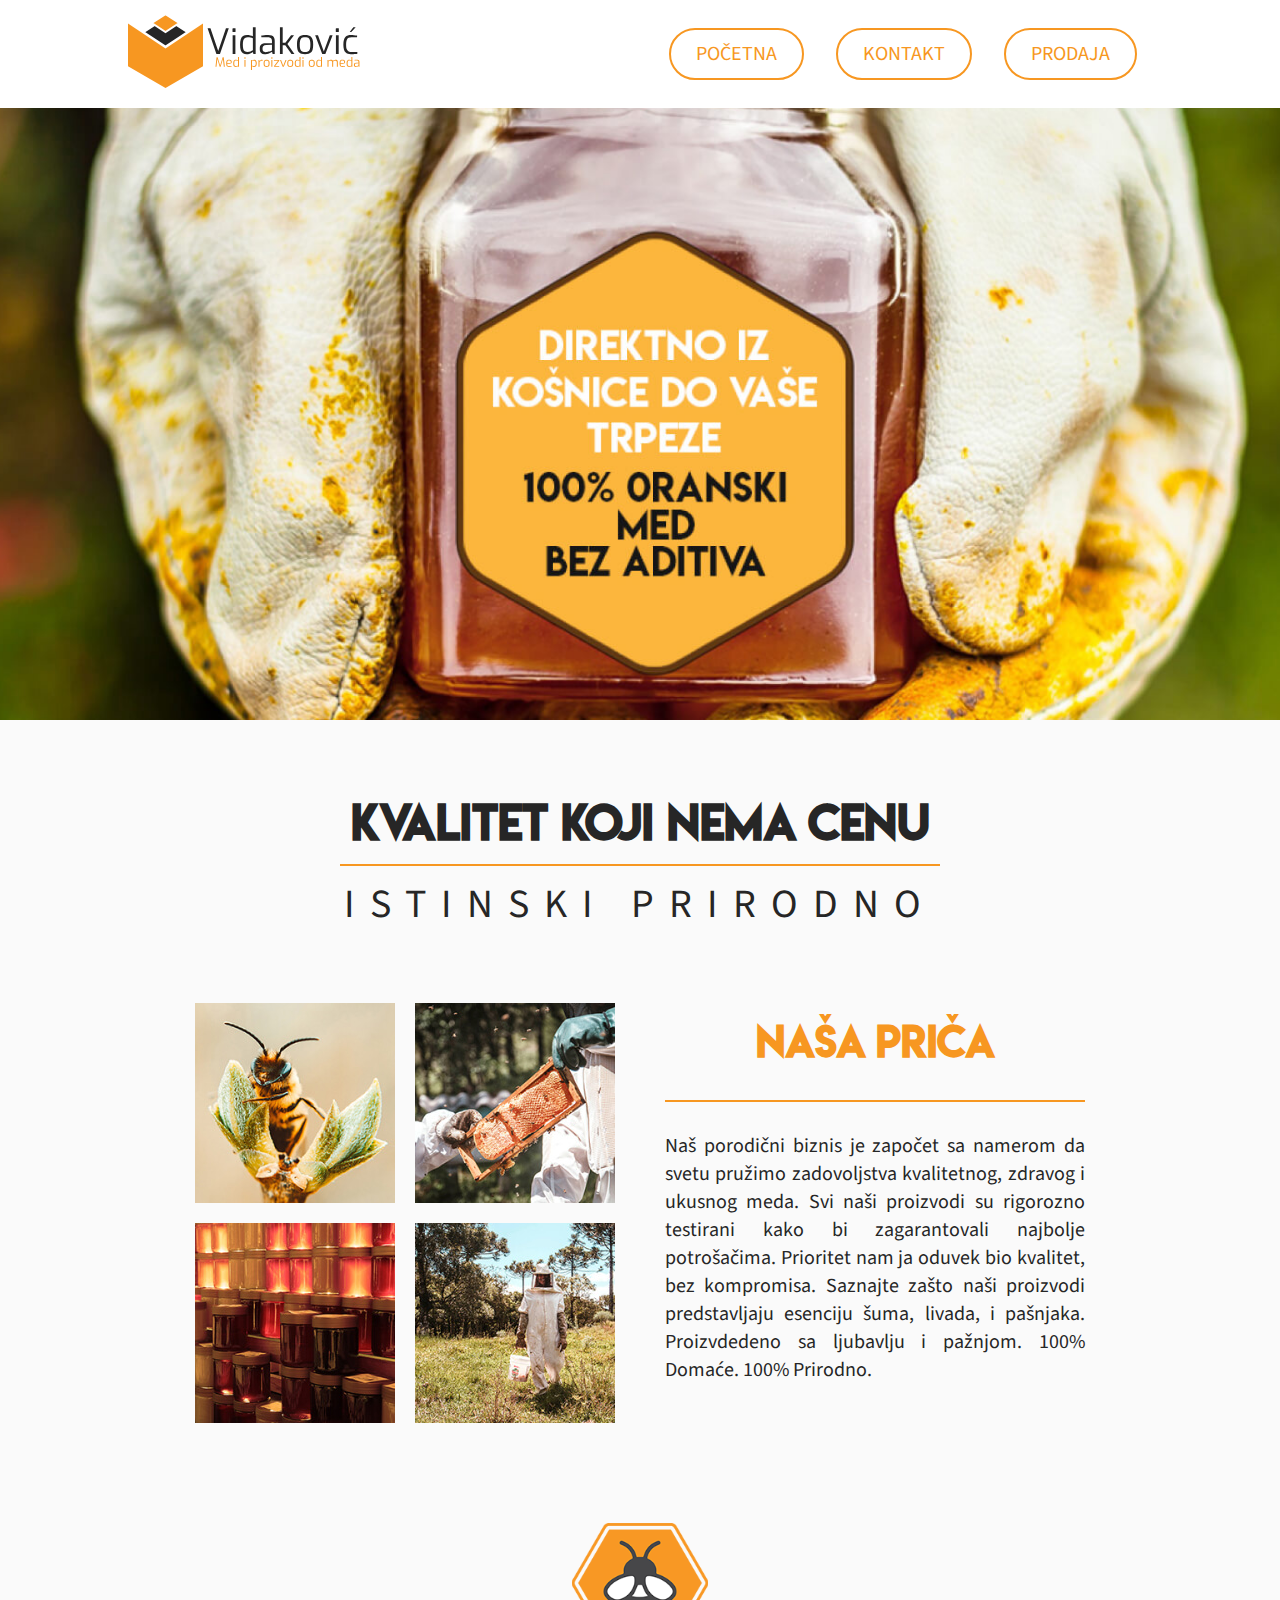
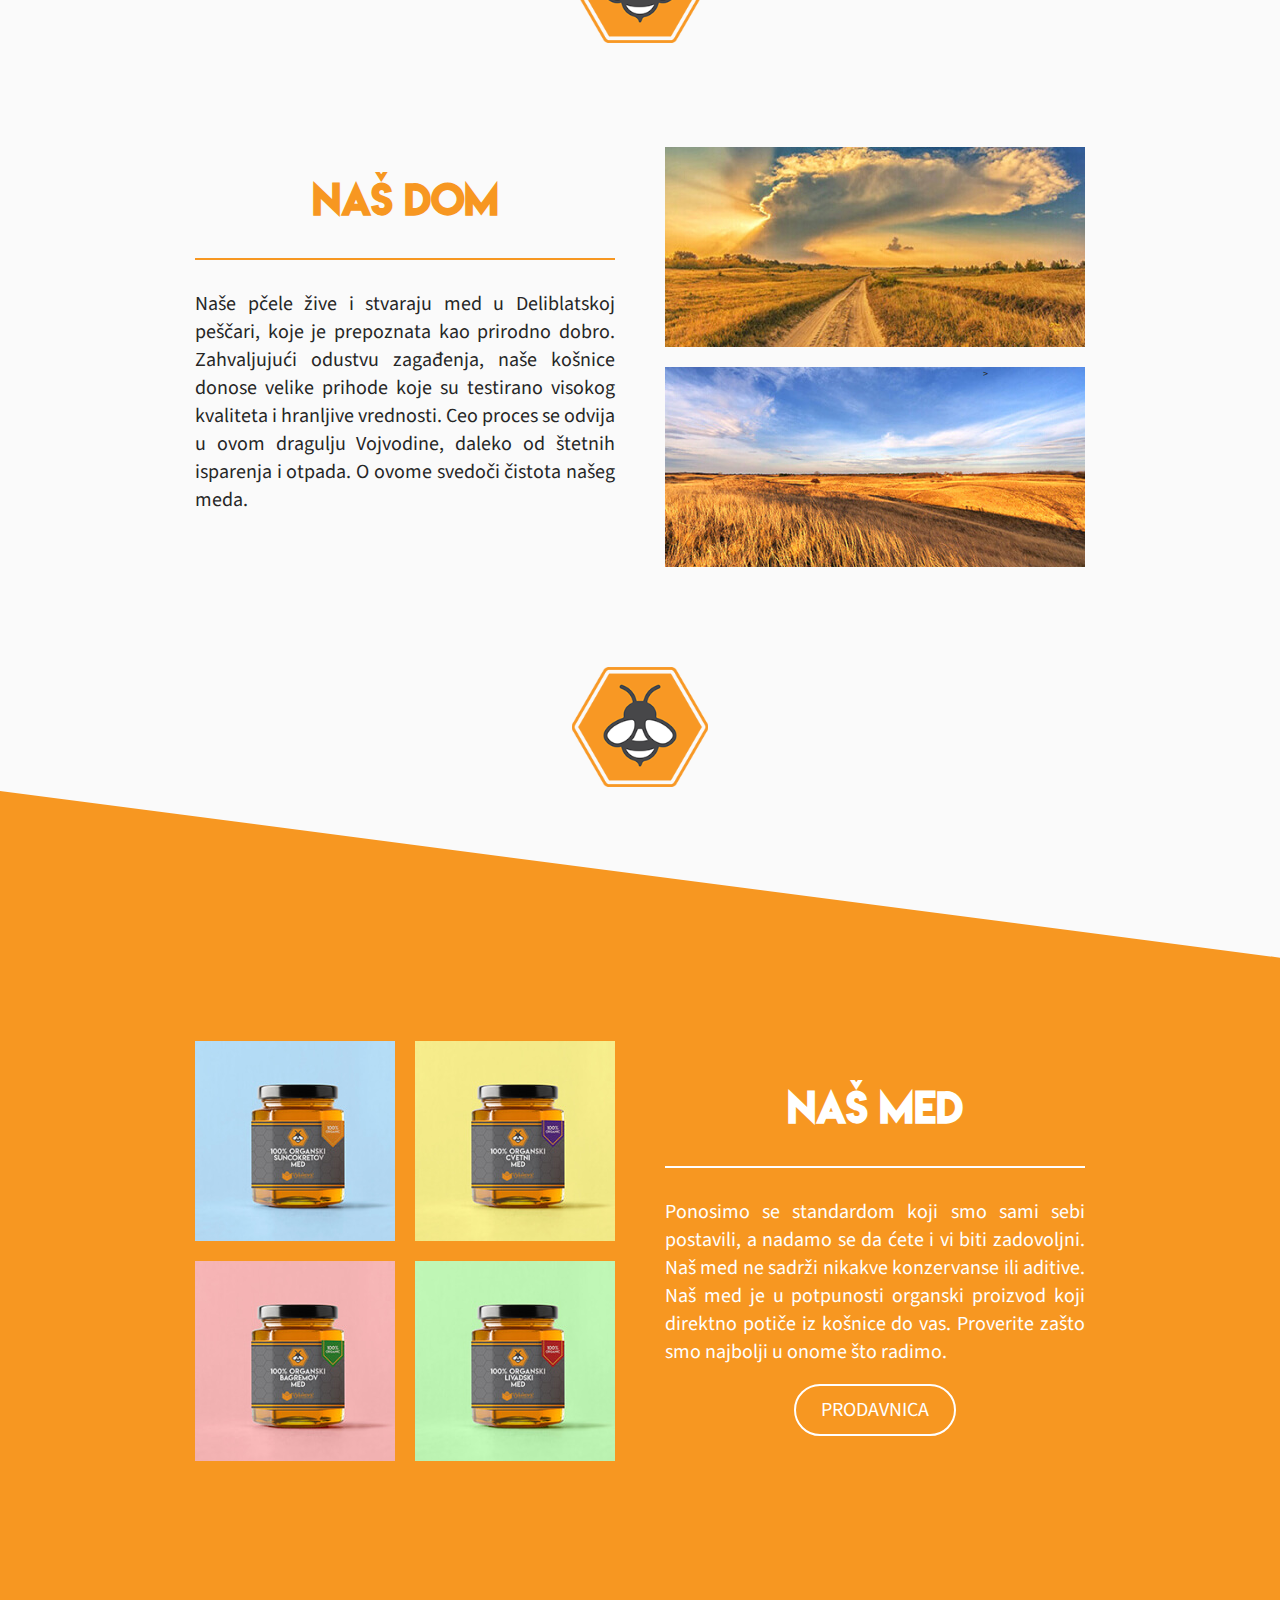
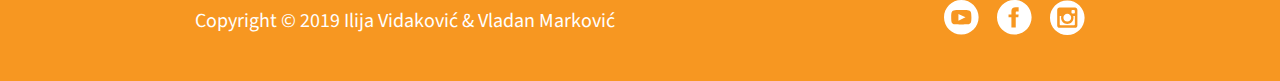
<file: index.html>
<!DOCTYPE html>
<html lang="sr">
  <head>
    <meta charset="UTF-8" />
    <meta name="viewport" content="width=device-width, initial-scale=1.0" />
    <title>Vidaković Med | Početna</title>
    <link rel="icon" href="img/favicon.png" />
    <link
      href="https://fonts.googleapis.com/css2?family=Source+Sans+Pro&display=swap"
      rel="stylesheet"
    />
    <link rel="stylesheet" href="style/style.css" />
  </head>
  <body>
    <header>
      <h1 id="logo">
        <a href="index.html"><img src="img/Logo.svg" alt="logo" /></a>
      </h1>
      <nav>
        <ul>
          <li><a href="index.html" class="button">POČETNA</a></li>
          <li><a href="contact.html" class="button">KONTAKT</a></li>
          <li><a href="shop.html" class="button">PRODAJA</a></li>
        </ul>
      </nav>
      <img class="ham-menu" src="img/ham-menu.svg" alt="" />
    </header>
    <nav class="ham-nav">
      <ul>
        <li><a href="index.html" class="button">POČETNA</a></li>
        <li><a href="contact.html" class="button">KONTAKT</a></li>
        <li><a href="shop.html" class="button">PRODAJA</a></li>
      </ul>
    </nav>
    <div class="hero"></div>
    <main>
      <h2>KVALITET KOJI NEMA CENU</h2>
      <p class="heading2">ISTINSKI PRIRODNO</p>
      <section>
        <div class="grid">
          <img src="img/prica1.jpg" alt="bee" />
          <img src="img/prica2.jpg" alt="honey-bar" />
          <img src="img/prica3.jpg" alt="honey-jars" />
          <img src="img/prica4.jpg" alt="beekeeper" />
        </div>
        <div>
          <h3>NAŠA PRIČA</h3>
          <p>
            Naš porodični biznis je započet sa namerom da svetu pružimo
            zadovoljstva kvalitetnog, zdravog i ukusnog meda. Svi naši proizvodi
            su rigorozno testirani kako bi zagarantovali najbolje potrošačima.
            Prioritet nam ja oduvek bio kvalitet, bez kompromisa. Saznajte zašto
            naši proizvodi predstavljaju esenciju šuma, livada, i pašnjaka.
            Proizvdedeno sa ljubavlju i pažnjom. 100% Domaće. 100% Prirodno.
          </p>
        </div>
      </section>
      <img class="home-icon" src="img/home-icon.svg" alt="bee icon" />
      <section>
        <div>
          <h3>NAŠ DOM</h3>
          <p>
            Naše pčele žive i stvaraju med u Deliblatskoj peščari, koje je
            prepoznata kao prirodno dobro. Zahvaljujući odustvu zagađenja, naše
            košnice donose velike prihode koje su testirano visokog kvaliteta i
            hranljive vrednosti. Ceo proces se odvija u ovom dragulju Vojvodine,
            daleko od štetnih isparenja i otpada. O ovome svedoči čistota našeg
            meda.
          </p>
        </div>
        <div class="grid two-grid">
          <img src="img/polje1.jpg" alt="bee" />
          <img src="img/polje2.jpg" alt="honey-bar" />>
        </div>
      </section>
      <img class="home-icon" src="img/home-icon.svg" alt="bee icon" />
      <div class="triangle"></div>
      <div class="colored-background">
        <section class="nas-med">
          <div class="grid">
            <img src="img/med1.jpg" alt="bee" />
            <img src="img/med2.jpg" alt="honey-bar" />
            <img src="img/med3.jpg" alt="honey-jars" />
            <img src="img/med4.jpg" alt="beekeeper" />
          </div>
          <div class="med-text">
            <h3>NAŠ MED</h3>
            <p>
              Ponosimo se standardom koji smo sami sebi postavili, a nadamo se
              da ćete i vi biti zadovoljni. Naš med ne sadrži nikakve
              konzervanse ili aditive. Naš med je u potpunosti organski proizvod
              koji direktno potiče iz košnice do vas. Proverite zašto smo
              najbolji u onome što radimo.
            </p>
            <a class="button white" href="shop.html">PRODAVNICA</a>
          </div>
        </section>
      </div>
    </main>
    <footer>
      <div class="footer-wrap">
        <p>Copyright © 2019 Ilija Vidaković & Vladan Marković</p>
        <ul>
          <li>
            <a href=""><img src="img/social-youtube.svg" alt="" /></a>
          </li>
          <li>
            <a href=""><img src="img/social-facebook.svg" alt="" /></a>
          </li>
          <li>
            <a href=""><img src="img/social-instagram.svg" alt="" /></a>
          </li>
        </ul>
      </div>
    </footer>
    <script src="script/app.js"></script>
  </body>
</html>
</file>
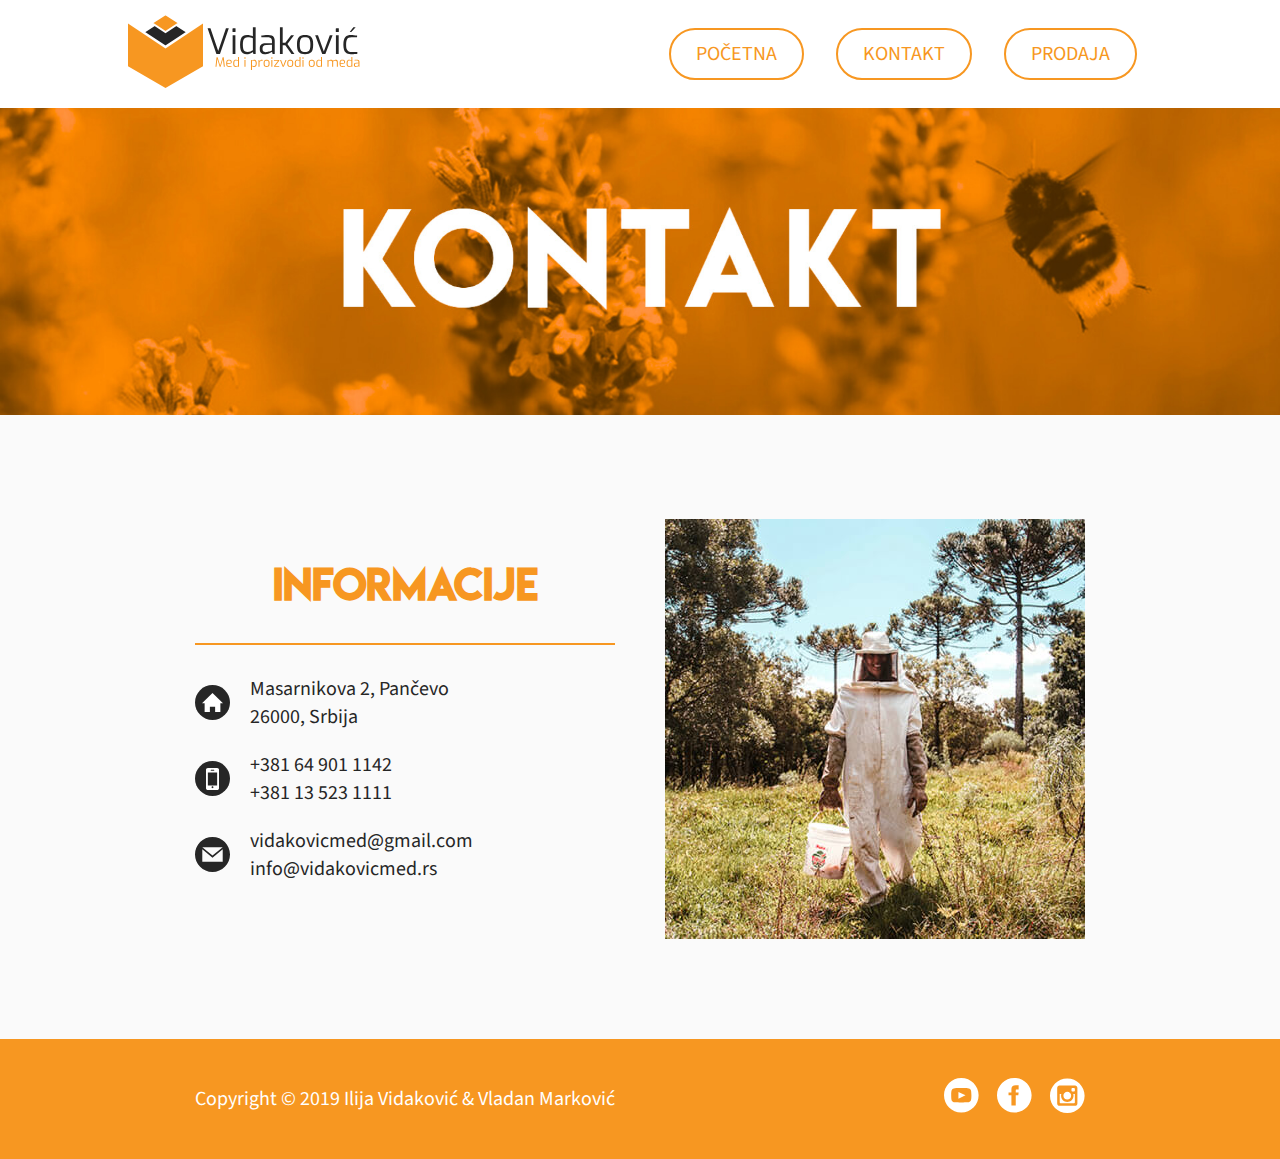
<file: contact.html>
<!DOCTYPE html>
<html lang="sr">
  <head>
    <meta charset="UTF-8" />
    <meta name="viewport" content="width=device-width, initial-scale=1.0" />
    <title>Vidaković Med | Kontakt</title>
    <link rel="icon" href="img/favicon.png" />
    <link
      href="https://fonts.googleapis.com/css2?family=Source+Sans+Pro&display=swap"
      rel="stylesheet"
    />
    <link rel="stylesheet" href="style/style.css" />
  </head>
  <body>
    <header>
      <h1 id="logo">
        <a href="index.html"><img src="img/Logo.svg" alt="logo" /></a>
      </h1>
      <nav>
        <ul>
          <li><a href="index.html" class="button">POČETNA</a></li>
          <li><a href="contact.html" class="button">KONTAKT</a></li>
          <li><a href="shop.html" class="button">PRODAJA</a></li>
        </ul>
      </nav>
      <img class="ham-menu" src="img/ham-menu.svg" alt="" />
    </header>
    <nav class="ham-nav">
      <ul>
        <li><a href="index.html" class="button">POČETNA</a></li>
        <li><a href="contact.html" class="button">KONTAKT</a></li>
        <li><a href="shop.html" class="button">PRODAJA</a></li>
      </ul>
    </nav>
    <img class="hero-heading" src="img/contact-heading.jpg" alt="contact heading"></img>
    <main>
      <section class="contact-section">
        <div>
        <h3>INFORMACIJE</h3>
        <div class="info">
          <ul>
            <li><img src="img/contact-icon1.svg" alt="address">
              <p>
                Masarnikova 2, Pančevo<br>
                26000, Srbija 
              </p></li>
            <li><img src="img/contact-icon2.svg" alt="mobile number">
              <p>
                +381 64 901 1142<br>
                +381 13 523 1111
              </p></li>
            <li><img src="img/contact-icon3.svg" alt="email">
              <p>
                vidakovicmed@gmail.com<br>
                info@vidakovicmed.rs
              </p></li>
          </ul>
        </div>
      </div>
      <img class="contact-image" src="img/contact-image.jpg" alt="beekeeper">
      </section>
    </main>
      
    <footer>
      <div class="footer-wrap">
        <p>Copyright © 2019 Ilija Vidaković & Vladan Marković</p>
        <ul>
          <li>
            <a href=""><img src="img/social-youtube.svg" alt="" /></a>
          </li>
          <li>
            <a href=""><img src="img/social-facebook.svg" alt="" /></a>
          </li>
          <li>
            <a href=""><img src="img/social-instagram.svg" alt="" /></a>
          </li>
        </ul>
      </div>
    </footer>
    <script src="script/app.js"></script>
  </body>
</html>
</file>
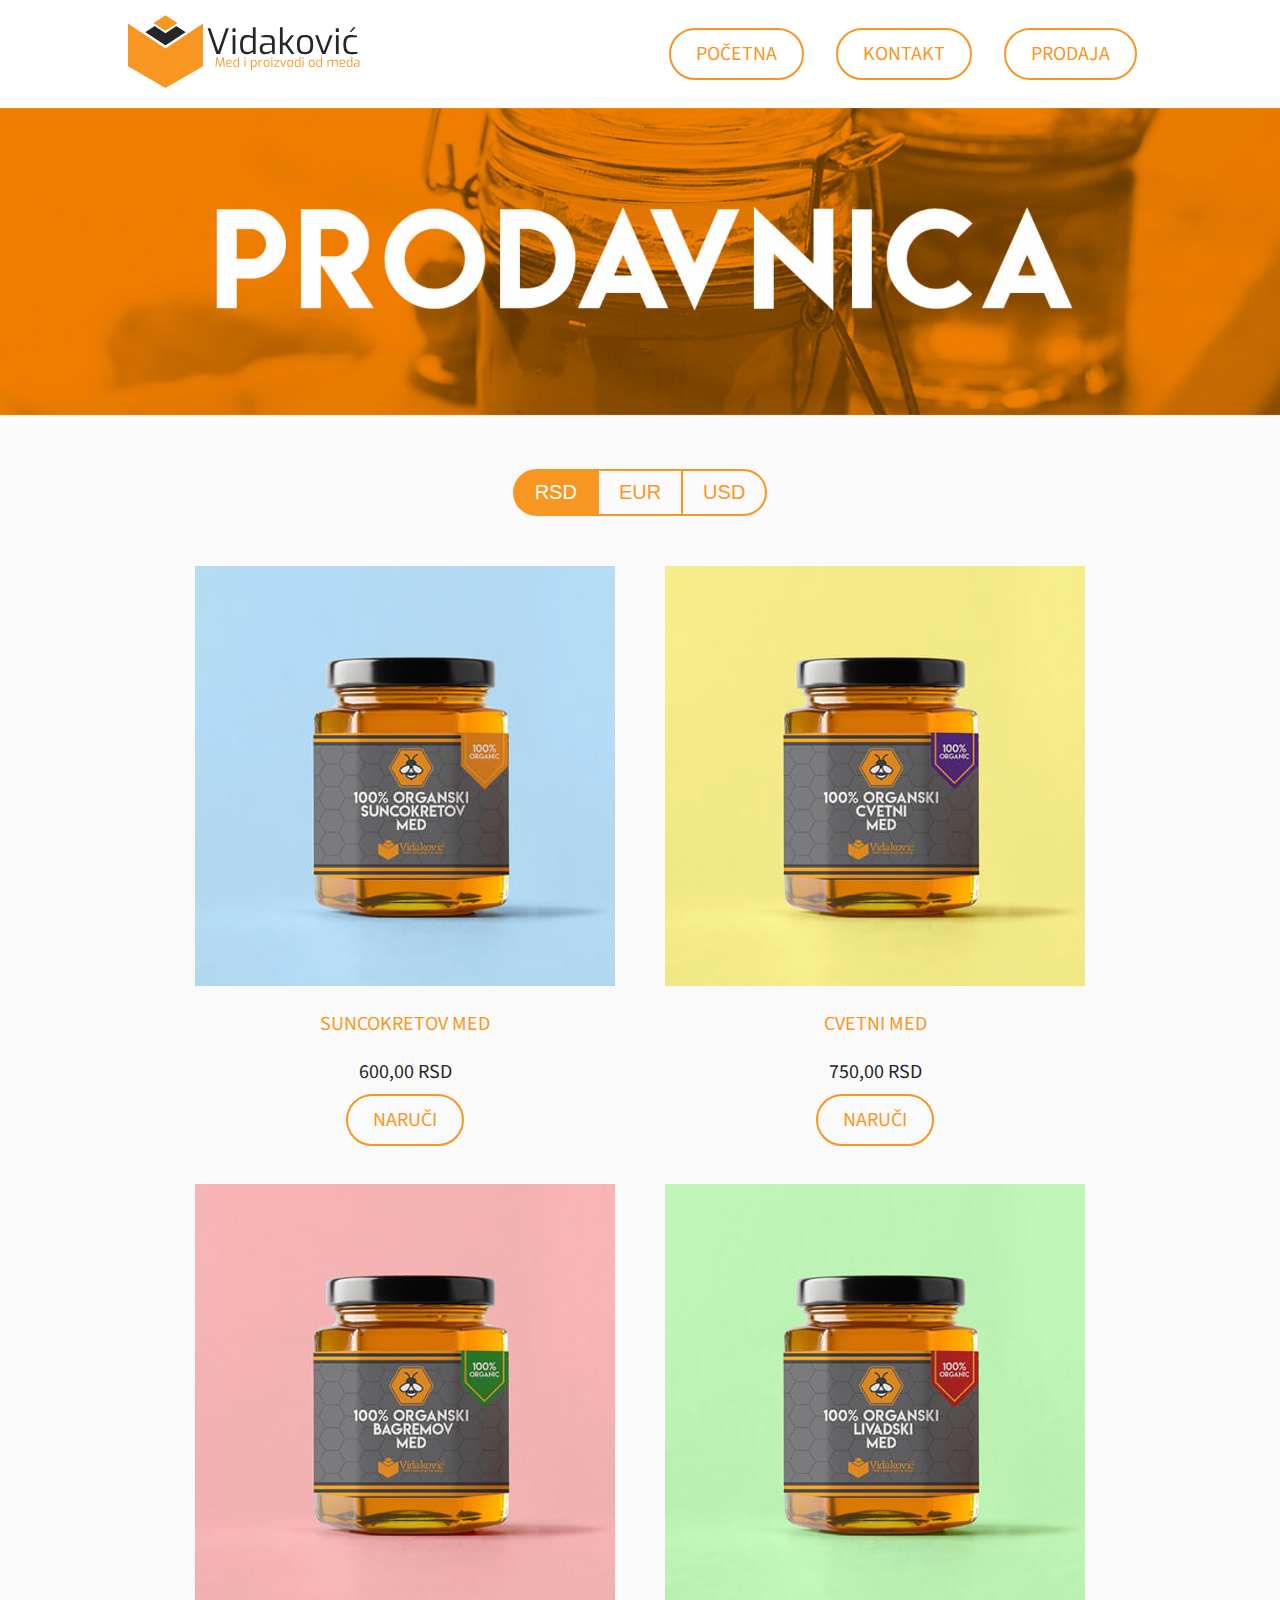
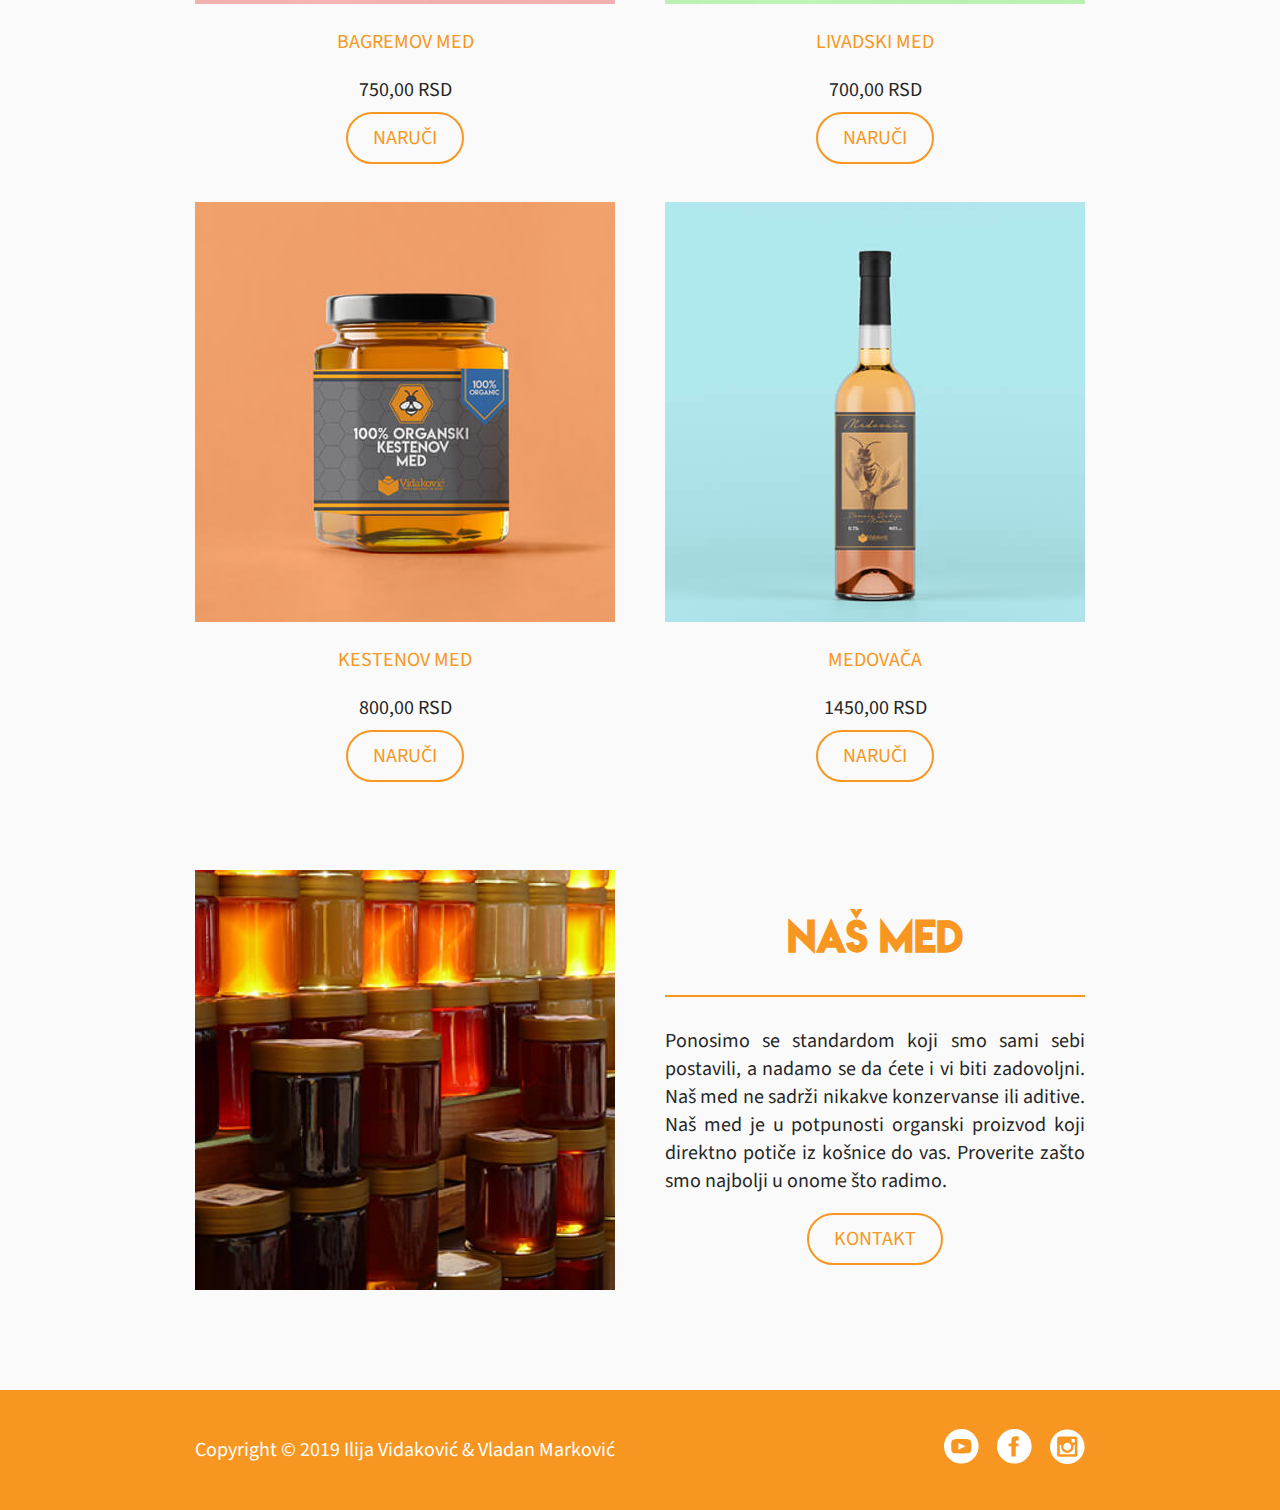
<file: shop.html>
<!DOCTYPE html>
<html lang="sr">
  <head>
    <meta charset="UTF-8" />
    <meta name="viewport" content="width=device-width, initial-scale=1.0" />
    <title>Vidaković Med | Prodaja</title>
    <link rel="icon" href="img/favicon.png" />
    <link
      href="https://fonts.googleapis.com/css2?family=Source+Sans+Pro&display=swap"
      rel="stylesheet"
    />
    <link rel="stylesheet" href="style/style.css" />
  </head>
  <body>
    <header>
      <h1 id="logo">
        <a href="index.html"><img src="img/Logo.svg" alt="logo" /></a>
      </h1>
      <nav>
        <ul>
          <li><a href="index.html" class="button">POČETNA</a></li>
          <li><a href="contact.html" class="button">KONTAKT</a></li>
          <li><a href="shop.html" class="button">PRODAJA</a></li>
        </ul>
      </nav>
      <img class="ham-menu" src="img/ham-menu.svg" alt="" />
    </header>
    <nav class="ham-nav">
      <ul>
        <li><a href="index.html" class="button">POČETNA</a></li>
        <li><a href="contact.html" class="button">KONTAKT</a></li>
        <li><a href="shop.html" class="button">PRODAJA</a></li>
      </ul>
    </nav>
    <img class="hero-heading" src="img/shop-heading.jpg" alt="shop heading"></img>
    <main>
      <div class="value-name">
        <button class="button-active">RSD</button>
        <button>EUR</button>
        <button>USD</button>
      </div>
      <section class="shop-row">
        <div class="shop-item">
        <img src="img/item1.jpg" alt="">
        <p class="item-name">SUNCOKRETOV MED</p>
        <p class="item-price">600,00 RSD</p>
        <a class="button" href="contact.html">NARUČI</a>
      </div>
      <div class="shop-item">
        <img src="img/item2.jpg" alt="">
        <p class="item-name">CVETNI MED</p>
        <p class="item-price">750,00 RSD</p>
        <a class="button" href="contact.html">NARUČI</a>
      </div>
      </section>
      <section class="shop-row">
        <div class="shop-item">
        <img src="img/item3.jpg" alt="">
        <p class="item-name">BAGREMOV MED</p>
        <p class="item-price">750,00 RSD</p>
        <a class="button" href="contact.html">NARUČI</a>
      </div>
      <div class="shop-item">
        <img src="img/item4.jpg" alt="">
        <p class="item-name">LIVADSKI MED</p>
        <p class="item-price">700,00 RSD</p>
        <a class="button" href="contact.html">NARUČI</a>
      </div>
      </section>
      <section class="shop-row">
        <div class="shop-item">
        <img src="img/item5.jpg" alt="">
        <p class="item-name">KESTENOV MED</p>
        <p class="item-price">800,00 RSD</p>
        <a class="button" href="contact.html">NARUČI</a>
      </div>
      <div class="shop-item">
        <img src="img/item6.jpg" alt="">
        <p class="item-name">MEDOVAČA</p>
        <p class="item-price">1450,00 RSD</p>
        <a class="button" href="contact.html">NARUČI</a>
      </div>
      </section>
      <section class="last-section">
          <img class="shop-image" src="img/shop-image.jpg" alt="jars" />
        <div>
          <h3>NAŠ MED</h3>
          <p>
            Ponosimo se standardom koji smo sami sebi postavili, a nadamo se
            da ćete i vi biti zadovoljni. Naš med ne sadrži nikakve
            konzervanse ili aditive. Naš med je u potpunosti organski proizvod
            koji direktno potiče iz košnice do vas. Proverite zašto smo
            najbolji u onome što radimo.
          </p>
          <a class="button" href="contact.html">KONTAKT</a>
        </div>
      </section>
    </main>
      
    <footer>
      <div class="footer-wrap">
        <p>Copyright © 2019 Ilija Vidaković & Vladan Marković</p>
        <ul>
          <li>
            <a href=""><img src="img/social-youtube.svg" alt="" /></a>
          </li>
          <li>
            <a href=""><img src="img/social-facebook.svg" alt="" /></a>
          </li>
          <li>
            <a href=""><img src="img/social-instagram.svg" alt="" /></a>
          </li>
        </ul>
      </div>
    </footer>
    <script src="script/app.js"></script>
    <script src="script/shop.js"></script>
  </body>
</html>
</file>
<file: style/style.css>
@font-face {
  font-family: "Lemon Milk";
  src: url("../font/LemonMilk.otf");
}

* {
  margin: 0;
  padding: 0;
  -webkit-box-sizing: border-box;
          box-sizing: border-box;
}

html {
  font-size: 62.5%;
}

body {
  font-family: "Source Sans Pro", sans-serif;
  background: #fafafa;
  color: #262626;
}

h1 {
  font-size: 2.5rem;
  font-family: "Lemon Milk";
}

li,
button,
label,
input,
a,
p {
  font-size: 2rem;
}

h2 {
  font-size: 4.5rem;
  font-family: "Lemon Milk";
}

h3 {
  font-size: 4rem;
  font-family: "Lemon Milk";
  color: #f79721;
  border-bottom: 2px solid #f79721;
  padding-bottom: 3rem;
  text-align: center;
  margin-bottom: 3rem;
}

h4,
h5 {
  font-size: 2rem;
}

p {
  text-align: justify;
  margin-bottom: 3rem;
}

ul {
  list-style: none;
}

.button {
  color: #f79721;
  border: 2px solid #f79721;
  text-decoration: none;
  padding: 1rem 2.5rem;
  border-radius: 5rem;
  -webkit-transition: all 0.3s ease;
  transition: all 0.3s ease;
}

.button:hover {
  background: #f79721;
  color: white;
}

.white {
  color: white;
  border-color: white;
}

.white:hover {
  color: #f79721;
  background-color: white;
}

header {
  z-index: 10000;
  background-color: white;
  width: 100%;
  padding: 0 10%;
  height: 12vh;
  position: fixed;
  display: -webkit-box;
  display: -ms-flexbox;
  display: flex;
  -webkit-box-pack: justify;
      -ms-flex-pack: justify;
          justify-content: space-between;
  -webkit-box-align: center;
      -ms-flex-align: center;
          align-items: center;
  -webkit-box-orient: horizontal;
  -webkit-box-direction: normal;
      -ms-flex-direction: row;
          flex-direction: row;
}

header #logo img {
  height: 7.5rem;
}

header nav ul li {
  display: inline-block;
  margin: 0 1.5rem;
}

header .ham-menu {
  height: 3rem;
  display: none;
}

.ham-nav {
  -webkit-transition: all 0.3s ease;
  transition: all 0.3s ease;
  display: -webkit-box;
  display: -ms-flexbox;
  display: flex;
  -webkit-box-align: center;
      -ms-flex-align: center;
          align-items: center;
  -webkit-box-pack: center;
      -ms-flex-pack: center;
          justify-content: center;
  z-index: 9999;
  background: white;
  width: 100%;
  height: 8rem;
  position: fixed;
  top: 0;
}

.ham-nav ul li {
  display: inline-block;
  margin: 0 1.5rem;
}

.active {
  top: 12vh;
}

.hero-heading {
  z-index: -2;
  width: 100%;
  padding-top: 12vh;
}

main {
  z-index: 0;
  text-align: center;
  overflow: hidden;
  position: relative;
}

footer {
  background: #f79721;
  width: 100%;
  height: 12rem;
}

.footer-wrap {
  height: 100%;
  display: -webkit-box;
  display: -ms-flexbox;
  display: flex;
  -webkit-box-pack: justify;
      -ms-flex-pack: justify;
          justify-content: space-between;
  -webkit-box-align: center;
      -ms-flex-align: center;
          align-items: center;
  -webkit-box-orient: horizontal;
  -webkit-box-direction: normal;
      -ms-flex-direction: row;
          flex-direction: row;
  max-width: 89rem;
  margin: 0 auto;
}

.footer-wrap p {
  color: white;
  margin-bottom: 0;
}

.footer-wrap ul li {
  display: inline-block;
  margin-left: 1.5rem;
}

.footer-wrap ul li a img {
  -webkit-transition: opacity 0.3s ease;
  transition: opacity 0.3s ease;
  height: 3.5rem;
}

.footer-wrap ul li a:hover img {
  opacity: 0.8;
}

.hero {
  z-index: -2;
  width: 100%;
  height: 80vh;
  background-image: url("../img/slider1.jpg");
  background-size: cover;
  background-position: center;
  position: relative;
}

h2 {
  text-align: center;
  margin-top: 7rem;
}

h2:after {
  display: block;
  margin: 1rem auto;
  content: "";
  height: 2px;
  background-color: #f79721;
  width: 60rem;
}

.heading2 {
  font-size: 4rem;
  letter-spacing: 1.5rem;
  text-align: center;
  margin-bottom: 7rem;
}

section {
  max-width: 89rem;
  margin: 0 auto;
  display: -webkit-box;
  display: -ms-flexbox;
  display: flex;
  -webkit-box-pack: justify;
      -ms-flex-pack: justify;
          justify-content: space-between;
  -webkit-box-align: center;
      -ms-flex-align: center;
          align-items: center;
}

.grid {
  display: -ms-grid;
  display: grid;
  -ms-grid-rows: 20rem 20rem;
      grid-template-rows: 20rem 20rem;
  -ms-grid-columns: 20rem 20rem;
      grid-template-columns: 20rem 20rem;
  grid-gap: 2rem;
  margin-right: 5rem;
}

.grid img {
  height: 20rem;
}

.home-icon {
  margin: 10rem 0;
  height: 12rem;
}

.home-icon:last-of-type {
  margin-bottom: 0;
}

.two-grid {
  margin-left: 5rem;
  margin-right: 0;
}

.two-grid img {
  -ms-grid-column: 1;
  grid-column: 1;
}

.triangle {
  width: 0;
  height: 0;
  border-style: solid;
  border-width: 250px 0 0 1920px;
  border-color: transparent transparent transparent #f79721;
}

.colored-background {
  background: #f79721;
  padding-bottom: 10rem;
}

.med-text {
  color: white;
}

.med-text h3 {
  color: white;
  border-color: white;
}

section.contact-section {
  max-width: 89rem;
  margin: 10rem auto;
  display: -webkit-box;
  display: -ms-flexbox;
  display: flex;
  -webkit-box-pack: justify;
      -ms-flex-pack: justify;
          justify-content: space-between;
  -webkit-box-align: center;
      -ms-flex-align: center;
          align-items: center;
}

section.contact-section div {
  width: 42rem;
}

.contact-image {
  display: block;
  margin-left: 5rem;
  height: 42rem;
}

.info ul li {
  display: -webkit-box;
  display: -ms-flexbox;
  display: flex;
  -webkit-box-pack: start;
      -ms-flex-pack: start;
          justify-content: flex-start;
  -webkit-box-align: center;
      -ms-flex-align: center;
          align-items: center;
  -webkit-box-orient: horizontal;
  -webkit-box-direction: normal;
      -ms-flex-direction: row;
          flex-direction: row;
  margin-bottom: 2rem;
}

.info ul li img {
  margin-left: 0;
  margin-right: 2rem;
  height: 3.5rem;
}

.info ul li p {
  margin: 0;
}

.shop-row {
  margin-bottom: 5rem;
}

.shop-item p {
  text-align: center;
  margin: 2rem 0;
}

.item-name {
  color: #f79721;
}

section.last-section {
  max-width: 89rem;
  margin: 10rem auto;
  display: -webkit-box;
  display: -ms-flexbox;
  display: flex;
  -webkit-box-pack: justify;
      -ms-flex-pack: justify;
          justify-content: space-between;
  -webkit-box-align: center;
      -ms-flex-align: center;
          align-items: center;
}

section.last-section div {
  width: 42rem;
}

.shop-image {
  display: block;
  margin-right: 5rem;
  height: 42rem;
}

.value-name {
  margin: 5rem 0;
}

button {
  color: #f79721;
  background: transparent;
  border: none;
  padding: 1rem 2rem;
  -webkit-transition: all 0.3s ease;
  transition: all 0.3s ease;
}

button:hover {
  background: #f79721;
  cursor: pointer;
  color: white;
}

.button-active {
  color: white;
  background: #f79721;
}

button:nth-of-type(1) {
  border: solid 2px #f79721;
  border-right: 0;
  border-top-left-radius: 5rem;
  border-bottom-left-radius: 5rem;
  margin-right: -2px;
}

button:nth-of-type(2) {
  border: solid 2px #f79721;
}

button:nth-of-type(3) {
  border: solid 2px #f79721;
  border-left: 0;
  border-top-right-radius: 5rem;
  border-bottom-right-radius: 5rem;
  margin-left: -2px;
}

@media only screen and (max-width: 950px) {
  html {
    font-size: 50%;
  }
  header .ham-menu {
    display: block;
  }
  header nav {
    display: none;
  }
  section {
    -webkit-box-orient: vertical;
    -webkit-box-direction: normal;
        -ms-flex-direction: column;
            flex-direction: column;
    max-width: 40rem;
  }
  .shop-item {
    margin-bottom: 5rem;
  }
  .shop-row {
    margin-bottom: 0;
  }
  .contact-image,
  .shop-image {
    margin: 3rem 0;
  }
  .grid,
  .two-grid {
    margin: 3rem 0;
  }
  .footer-wrap {
    width: 100%;
    padding: 0 5%;
  }
}

@media only screen and (max-width: 520px) {
  html {
    font-size: 40%;
  }
  .footer-wrap {
    -webkit-box-orient: vertical;
    -webkit-box-direction: normal;
        -ms-flex-direction: column;
            flex-direction: column;
    -ms-flex-pack: distribute;
        justify-content: space-around;
  }
  .footer-wrap p {
    text-align: center;
  }
}
/*# sourceMappingURL=style.css.map */
</file>
